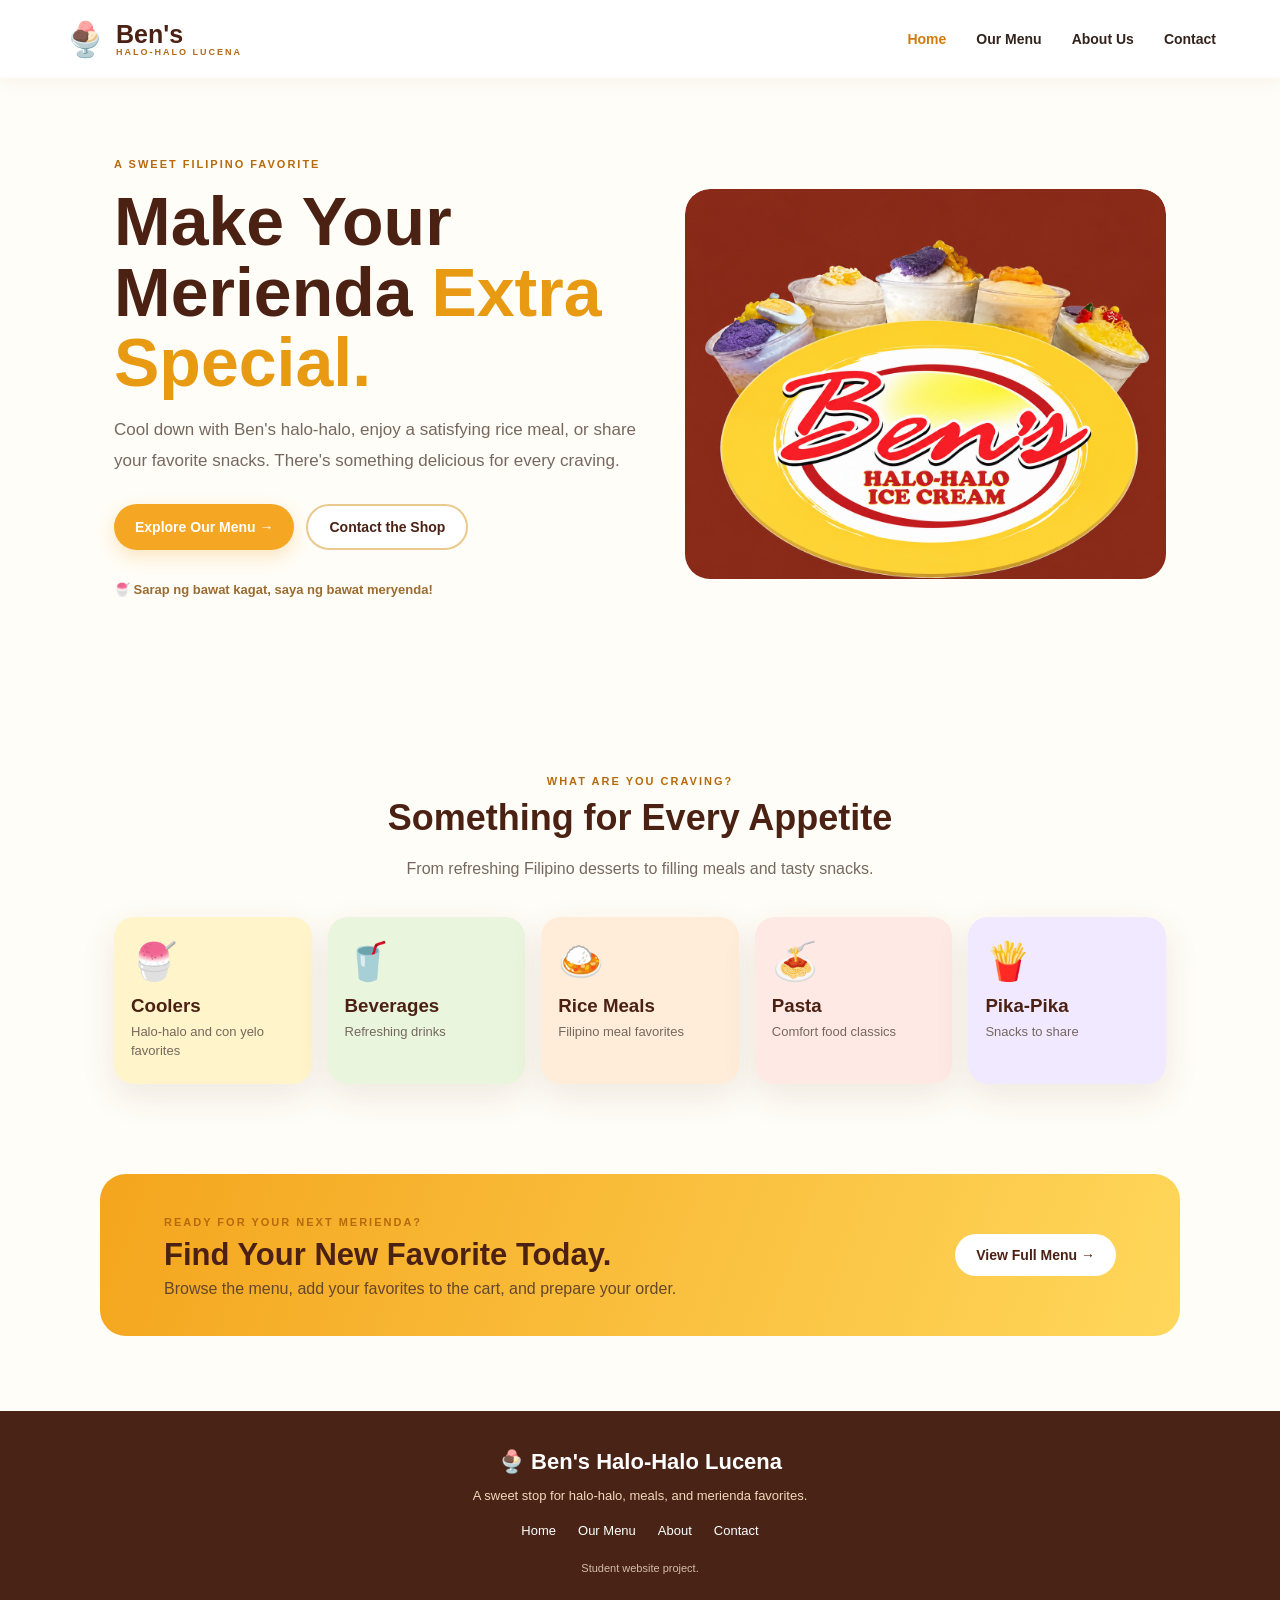
<file: index.html>
<!DOCTYPE html>
<html lang="en">
<head>
  <meta charset="UTF-8">
  <meta name="viewport" content="width=device-width, initial-scale=1.0">
  <title>Ben's Halo-Halo Lucena | Home</title>
  <link rel="stylesheet" href="style.css">
  <script src="script.js" defer></script>
</head>
<body>
  <header class="site-header">
    <a class="brand" href="index.html">
      <span class="brand-icon">🍨</span>
      <span>Ben's <small>HALO-HALO LUCENA</small></span>
    </a>

    <button class="nav-toggle" aria-label="Toggle navigation">☰</button>

    <nav class="nav-links">
      <a class="current" href="index.html">Home</a>
      <a href="products.html">Our Menu</a>
      <a href="about.html">About Us</a>
      <a href="contact.html">Contact</a>
    </nav>
  </header>

  <main>
    <section class="hero">
      <div class="hero-copy">
        <span class="eyebrow">A SWEET FILIPINO FAVORITE</span>
        <h1>Make Your Merienda <span>Extra Special.</span></h1>
        <p>
          Cool down with Ben's halo-halo, enjoy a satisfying rice meal,
          or share your favorite snacks. There's something delicious
          for every craving.
        </p>

        <div class="hero-actions">
          <a class="button button-primary" href="products.html">
            Explore Our Menu →
          </a>
          <a class="button button-outline" href="contact.html">
            Contact the Shop
          </a>
        </div>

        <p class="hero-note">
          🍧 Sarap ng bawat kagat, saya ng bawat meryenda!
        </p>
      </div>

      <div class="hero-art">
  <img src="Homepic.jpg" alt="Ben's Halo-Halo Lucena" class="hero-image">
</div>
    </section>

    <section class="section">
      <div class="section-heading">
        <span class="eyebrow">WHAT ARE YOU CRAVING?</span>
        <h2>Something for Every Appetite</h2>
        <p>From refreshing Filipino desserts to filling meals and tasty snacks.</p>
      </div>

      <div class="category-grid">
        <a class="category-tile tile-yellow" href="products.html#coolers">
          <span>🍧</span>
          <h3>Coolers</h3>
          <p>Halo-halo and con yelo favorites</p>
        </a>

        <a class="category-tile tile-green" href="products.html#beverages">
          <span>🥤</span>
          <h3>Beverages</h3>
          <p>Refreshing drinks</p>
        </a>

        <a class="category-tile tile-orange" href="products.html#rice-meals">
          <span>🍛</span>
          <h3>Rice Meals</h3>
          <p>Filipino meal favorites</p>
        </a>

        <a class="category-tile tile-pink" href="products.html#pasta">
          <span>🍝</span>
          <h3>Pasta</h3>
          <p>Comfort food classics</p>
        </a>

        <a class="category-tile tile-purple" href="products.html#pika-pika">
          <span>🍟</span>
          <h3>Pika-Pika</h3>
          <p>Snacks to share</p>
        </a>
      </div>
    </section>

    <section class="home-cta">
      <div>
        <span class="eyebrow">READY FOR YOUR NEXT MERIENDA?</span>
        <h2>Find Your New Favorite Today.</h2>
        <p>Browse the menu, add your favorites to the cart, and prepare your order.</p>
      </div>
      <a class="button button-light" href="products.html">View Full Menu →</a>
    </section>
  </main>

  <footer class="site-footer">
    <a class="footer-brand" href="index.html">🍨 Ben's Halo-Halo Lucena</a>
    <p>A sweet stop for halo-halo, meals, and merienda favorites.</p>
    <div class="footer-nav">
      <a href="index.html">Home</a>
      <a href="products.html">Our Menu</a>
      <a href="about.html">About</a>
      <a href="contact.html">Contact</a>
    </div>
    <small>Student website project.</small>
  </footer>
</body>
</html>
</file>
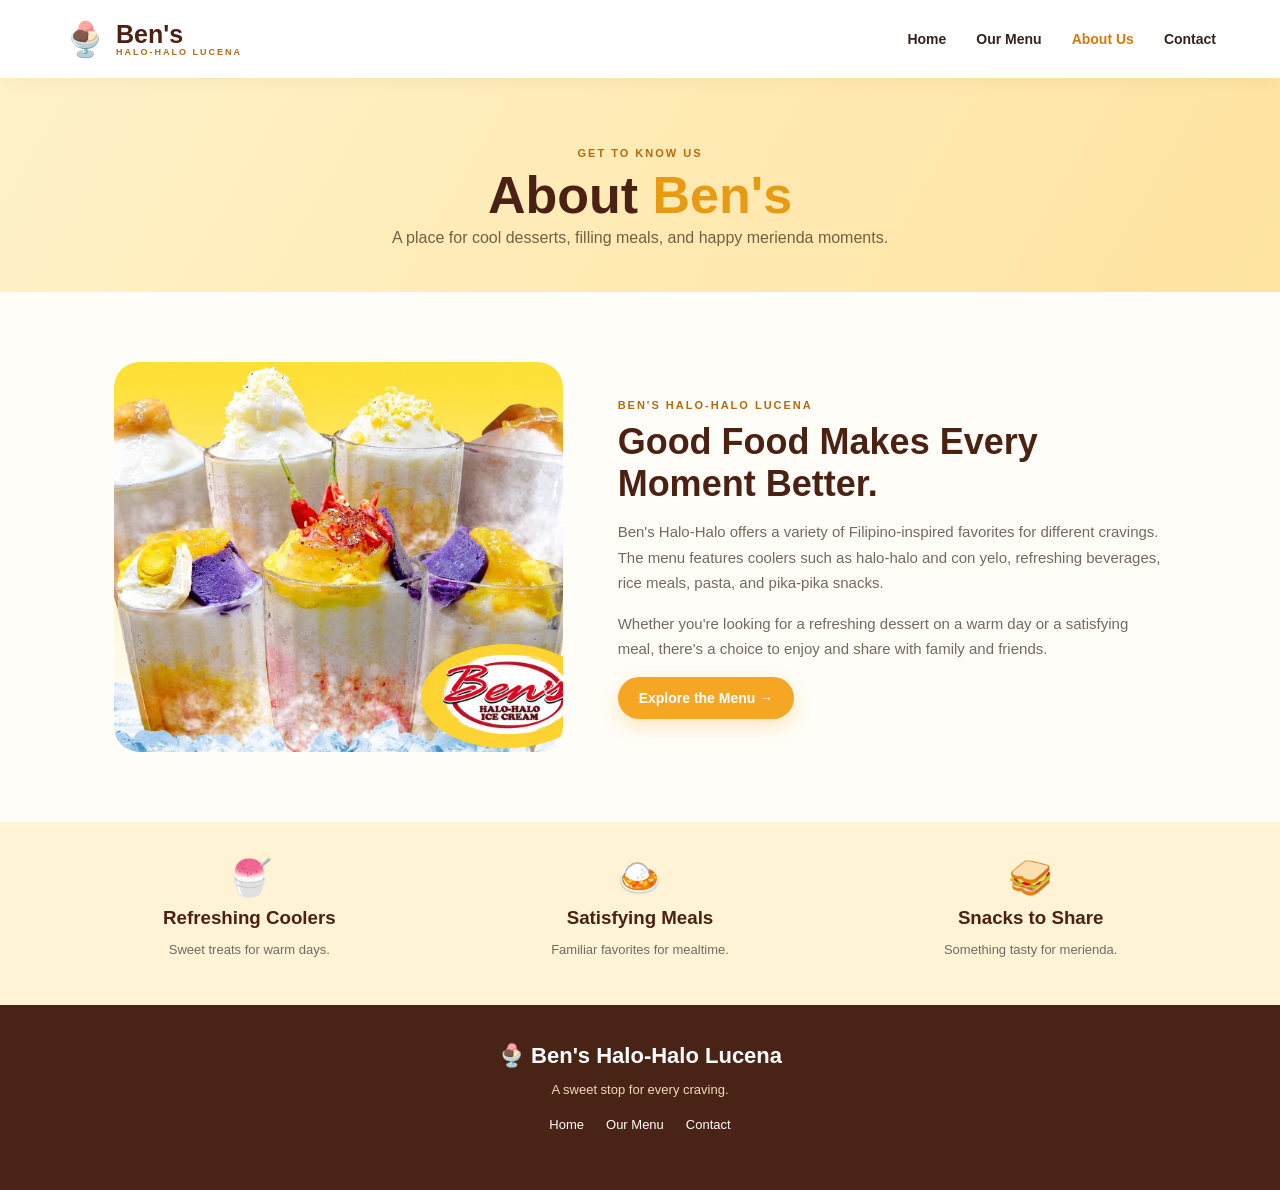
<file: about.html>
<!DOCTYPE html>
<html lang="en">
<head>
  <meta charset="UTF-8">
  <meta name="viewport" content="width=device-width, initial-scale=1.0">
  <title>About Us | Ben's Halo-Halo Lucena</title>
  <link rel="stylesheet" href="style.css">
  <script src="script.js" defer></script>
</head>
<body>
  <header class="site-header">
    <a class="brand" href="index.html">
      <span class="brand-icon">🍨</span>
      <span>Ben's <small>HALO-HALO LUCENA</small></span>
    </a>

    <button class="nav-toggle" aria-label="Toggle navigation">☰</button>

    <nav class="nav-links">
      <a href="index.html">Home</a>
      <a href="products.html">Our Menu</a>
      <a class="current" href="about.html">About Us</a>
      <a href="contact.html">Contact</a>
    </nav>
  </header>

  <main>
    <section class="page-banner">
      <span class="eyebrow">GET TO KNOW US</span>
      <h1>About <span>Ben's</span></h1>
      <p>A place for cool desserts, filling meals, and happy merienda moments.</p>
    </section>

    <section class="about-layout section">
      <div class="hero-art">
  <img src="halo.jpg.png" alt="Ben's Halo-Halo Lucena" class="hero-image">
</div>

      <div class="about-copy">
        <span class="eyebrow">BEN'S HALO-HALO LUCENA</span>
        <h2>Good Food Makes Every Moment Better.</h2>

        <p>
          Ben's Halo-Halo offers a variety of Filipino-inspired favorites
          for different cravings. The menu features coolers such as
          halo-halo and con yelo, refreshing beverages, rice meals,
          pasta, and pika-pika snacks.
        </p>

        <p>
          Whether you're looking for a refreshing dessert on a warm day
          or a satisfying meal, there's a choice to enjoy and share
          with family and friends.
        </p>

        <a class="button button-primary" href="products.html">
          Explore the Menu →
        </a>
      </div>
    </section>

    <section class="values-strip">
      <div>
        <span>🍧</span>
        <h3>Refreshing Coolers</h3>
        <p>Sweet treats for warm days.</p>
      </div>

      <div>
        <span>🍛</span>
        <h3>Satisfying Meals</h3>
        <p>Familiar favorites for mealtime.</p>
      </div>

      <div>
        <span>🥪</span>
        <h3>Snacks to Share</h3>
        <p>Something tasty for merienda.</p>
      </div>
    </section>
  </main>

  <footer class="site-footer">
    <a class="footer-brand" href="index.html">🍨 Ben's Halo-Halo Lucena</a>
    <p>A sweet stop for every craving.</p>
    <div class="footer-nav">
      <a href="index.html">Home</a>
      <a href="products.html">Our Menu</a>
      <a href="contact.html">Contact</a>
    </div>
  </footer>
</body>
</html>
</file>
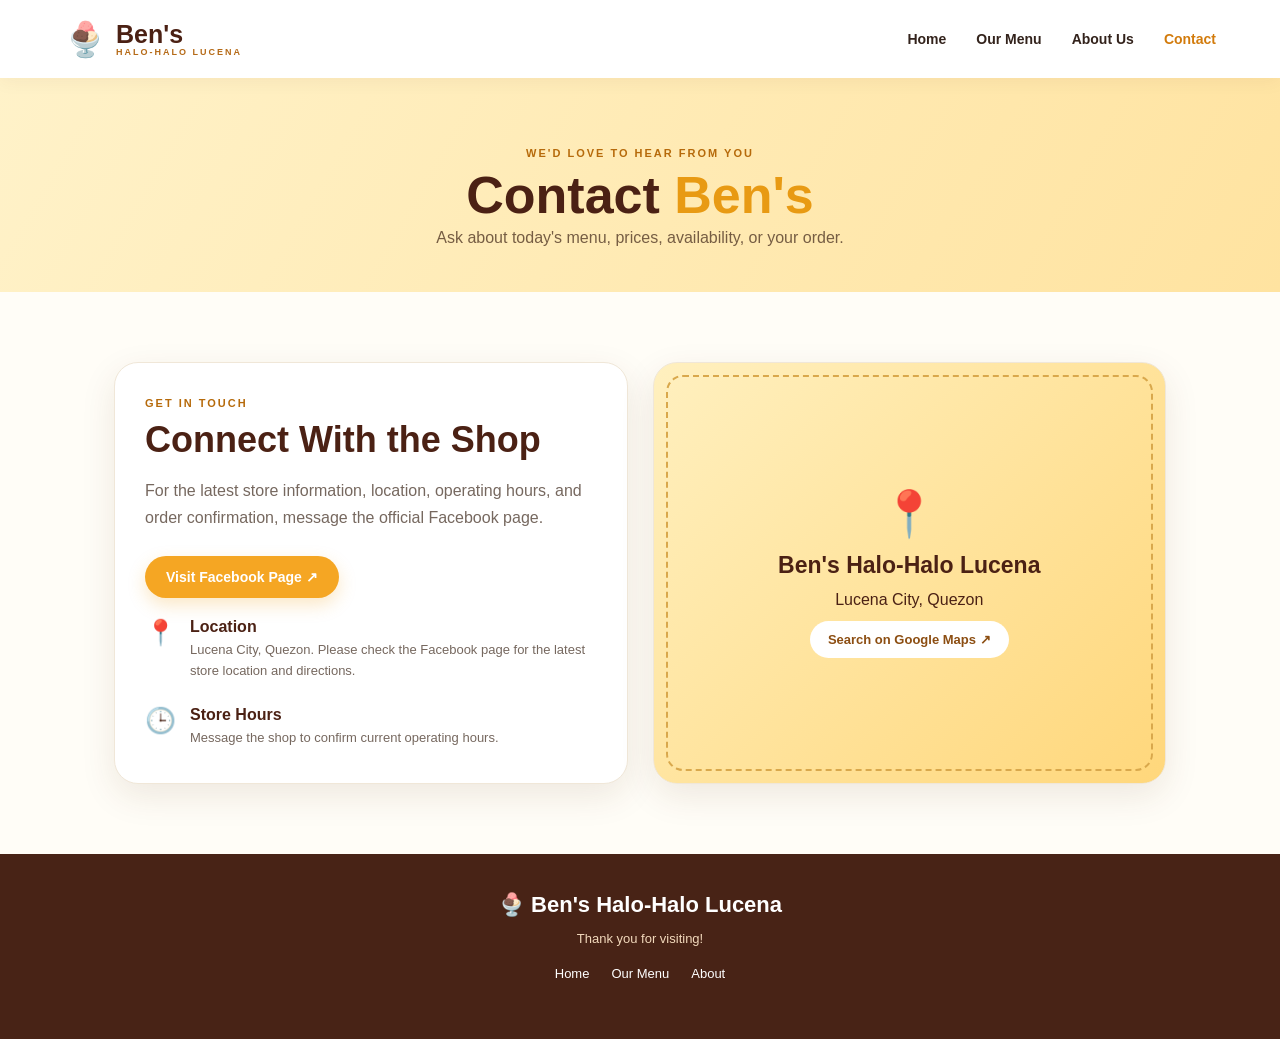
<file: contact.html>
<!DOCTYPE html>
<html lang="en">
<head>
  <meta charset="UTF-8">
  <meta name="viewport" content="width=device-width, initial-scale=1.0">
  <title>Contact Us | Ben's Halo-Halo Lucena</title>
  <link rel="stylesheet" href="style.css">
  <script src="script.js" defer></script>
</head>
<body>
  <header class="site-header">
    <a class="brand" href="index.html">
      <span class="brand-icon">🍨</span>
      <span>Ben's <small>HALO-HALO LUCENA</small></span>
    </a>

    <button class="nav-toggle" aria-label="Toggle navigation">☰</button>

    <nav class="nav-links">
      <a href="index.html">Home</a>
      <a href="products.html">Our Menu</a>
      <a href="about.html">About Us</a>
      <a class="current" href="contact.html">Contact</a>
    </nav>
  </header>

  <main>
    <section class="page-banner">
      <span class="eyebrow">WE'D LOVE TO HEAR FROM YOU</span>
      <h1>Contact <span>Ben's</span></h1>
      <p>Ask about today's menu, prices, availability, or your order.</p>
    </section>

    <section class="contact-layout section">
      <div class="contact-card">
        <span class="eyebrow">GET IN TOUCH</span>
        <h2>Connect With the Shop</h2>

        <p>
          For the latest store information, location, operating hours,
          and order confirmation, message the official Facebook page.
        </p>

        <a class="button button-primary"
          href="https://www.facebook.com/profile.php?id=100064139493546"
          target="_blank" rel="noopener">
          Visit Facebook Page ↗
        </a>

        <div class="contact-detail">
          <span>📍</span>
          <div>
            <strong>Location</strong>
            <p>
              Lucena City, Quezon. Please check the Facebook page
              for the latest store location and directions.
            </p>
          </div>
        </div>

        <div class="contact-detail">
          <span>🕒</span>
          <div>
            <strong>Store Hours</strong>
            <p>Message the shop to confirm current operating hours.</p>
          </div>
        </div>
      </div>

      <div class="map-card">
        <div class="map-placeholder">
          <span>📍</span>
          <strong>Ben's Halo-Halo Lucena</strong>
          <span>Lucena City, Quezon</span>
          <a href="https://www.google.com/maps/search/?api=1&query=Ben%27s+Halo-Halo+Lucena"
            target="_blank" rel="noopener">
            Search on Google Maps ↗
          </a>
        </div>
      </div>
    </section>
  </main>

  <footer class="site-footer">
    <a class="footer-brand" href="index.html">🍨 Ben's Halo-Halo Lucena</a>
    <p>Thank you for visiting!</p>
    <div class="footer-nav">
      <a href="index.html">Home</a>
      <a href="products.html">Our Menu</a>
      <a href="about.html">About</a>
    </div>
  </footer>
</body>
</html>
</file>
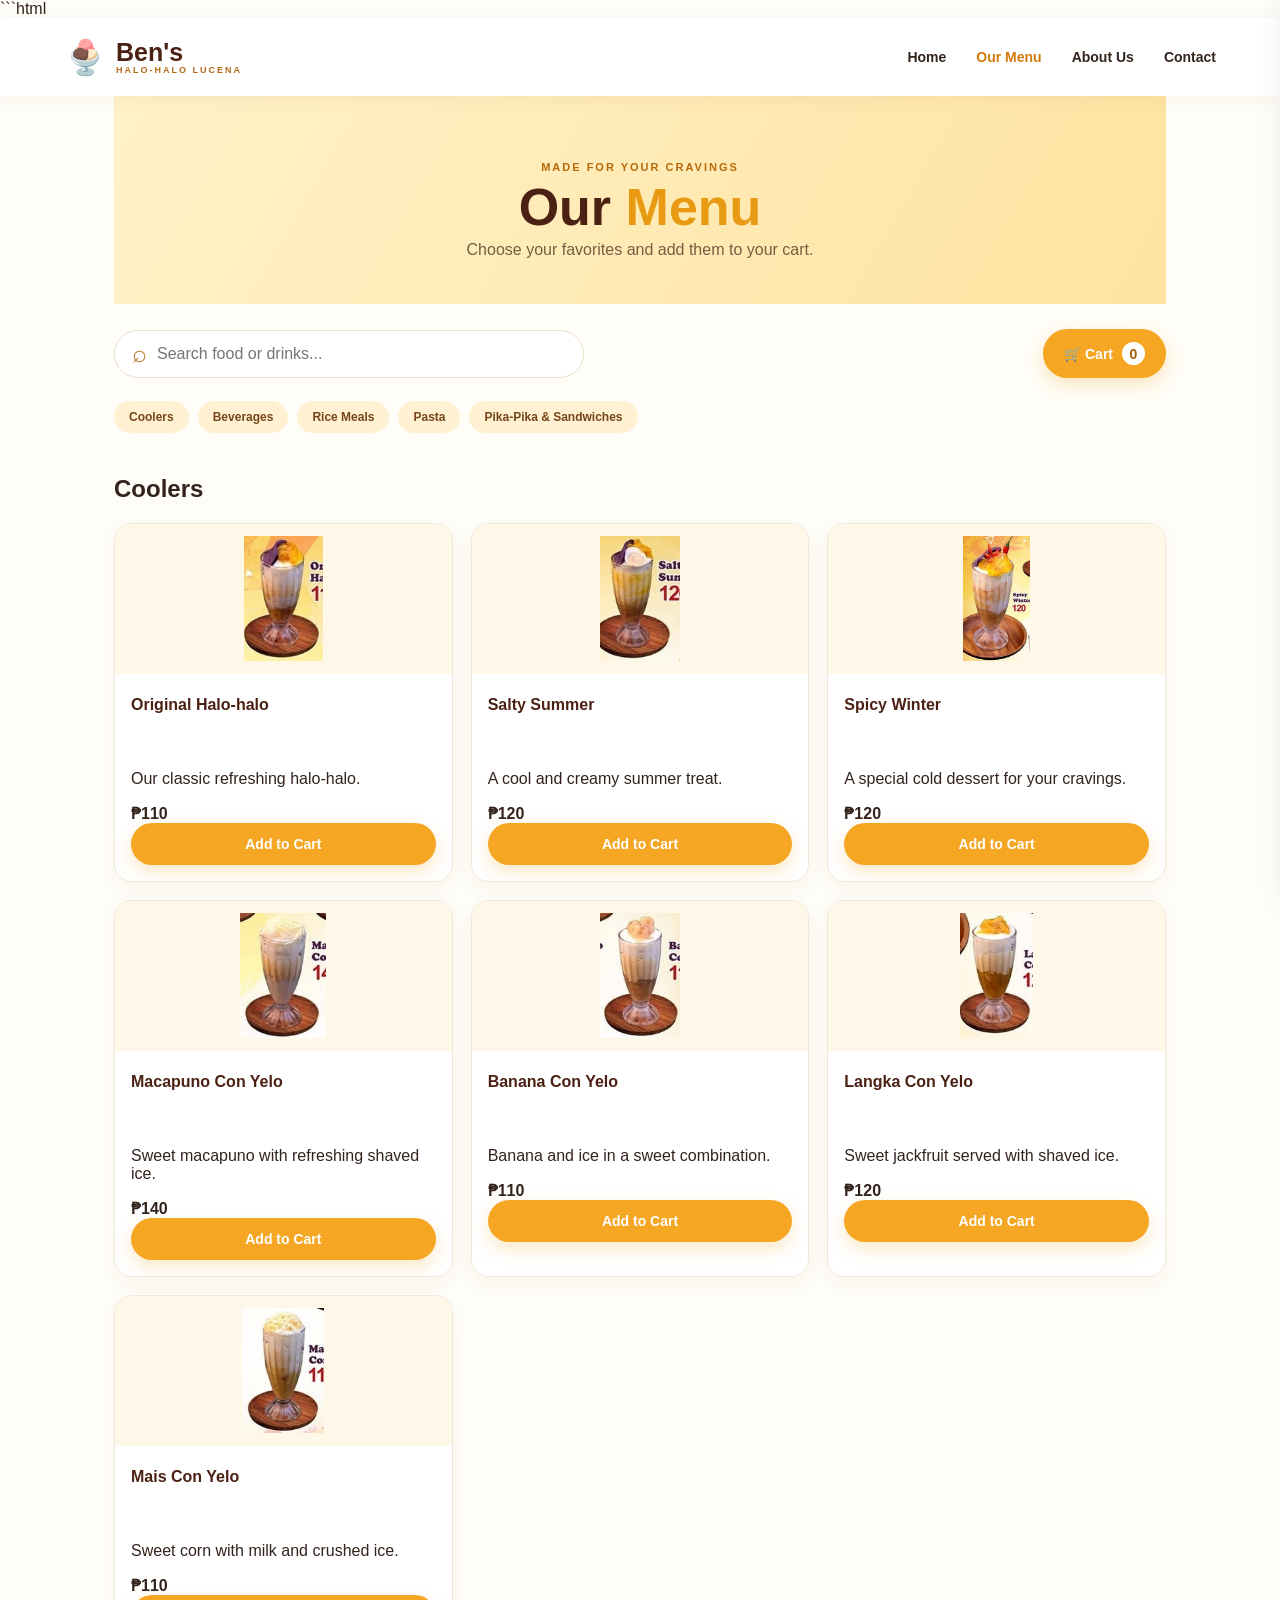
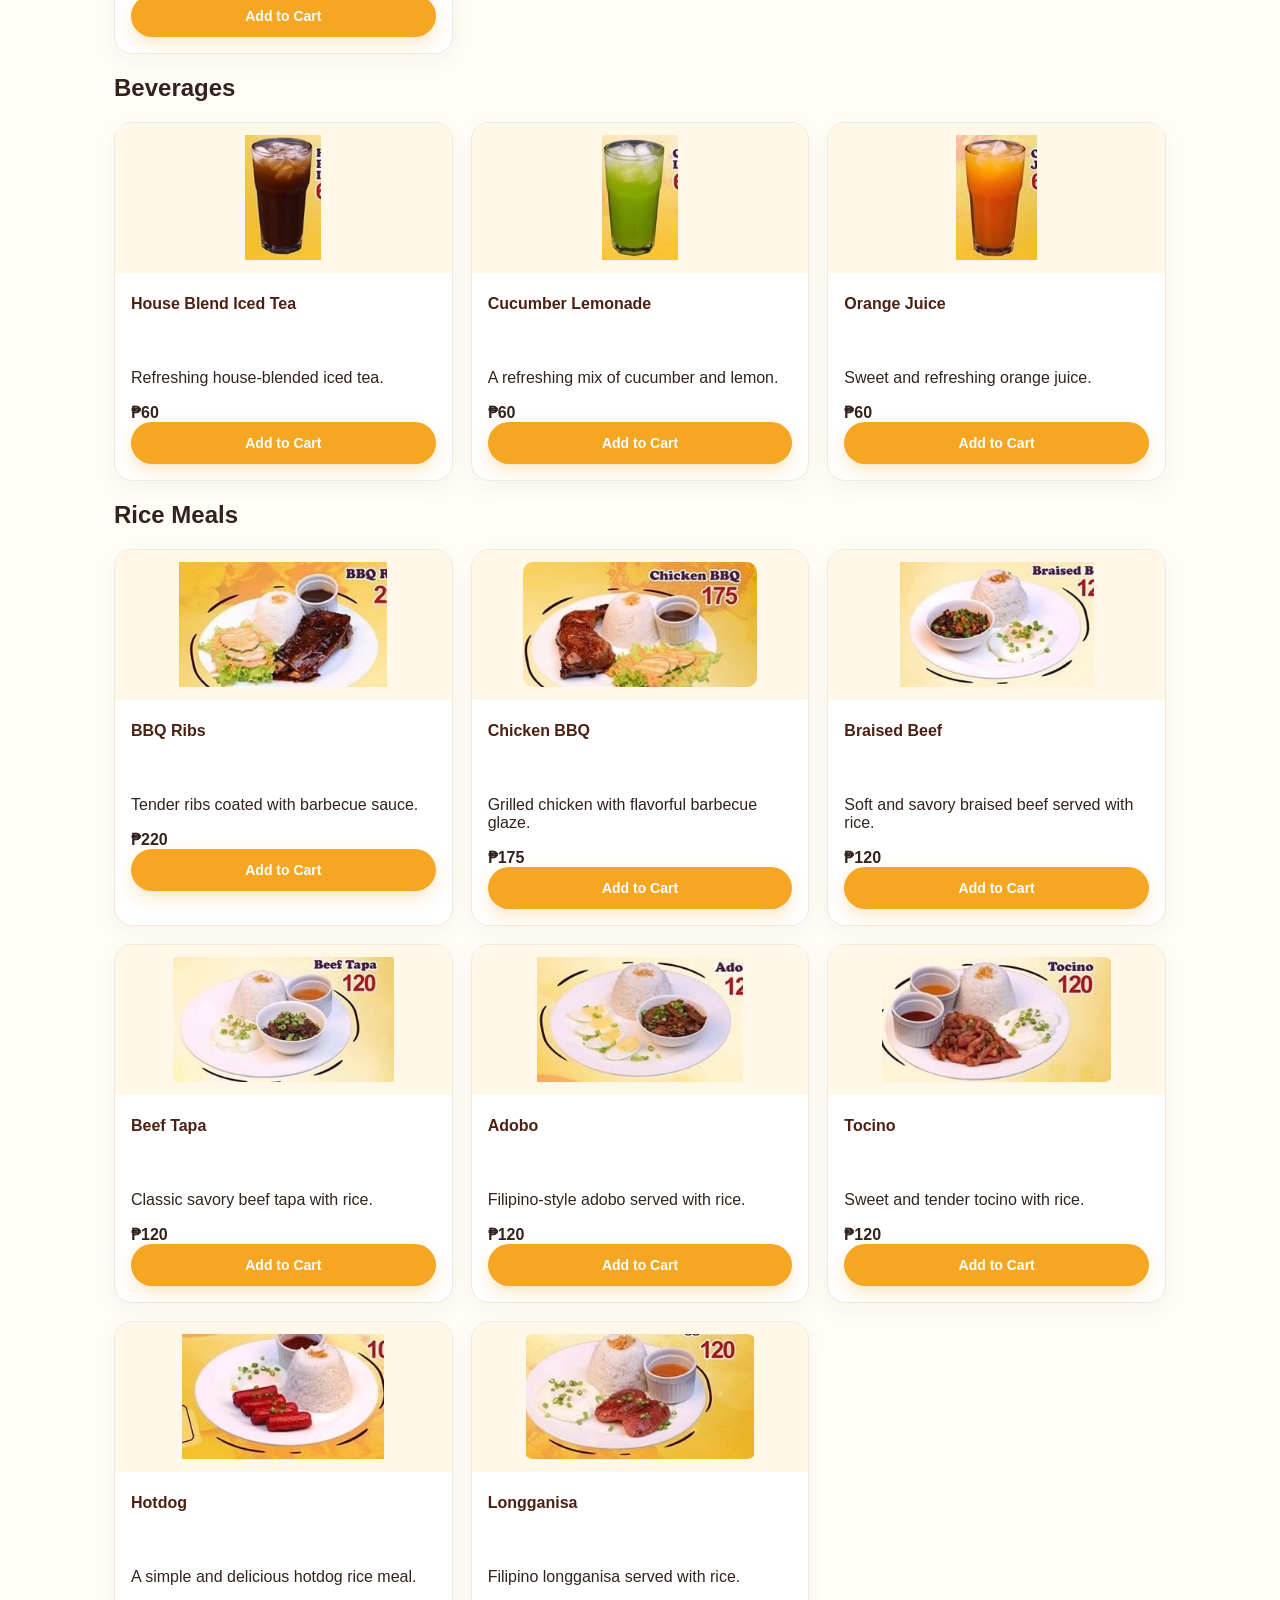
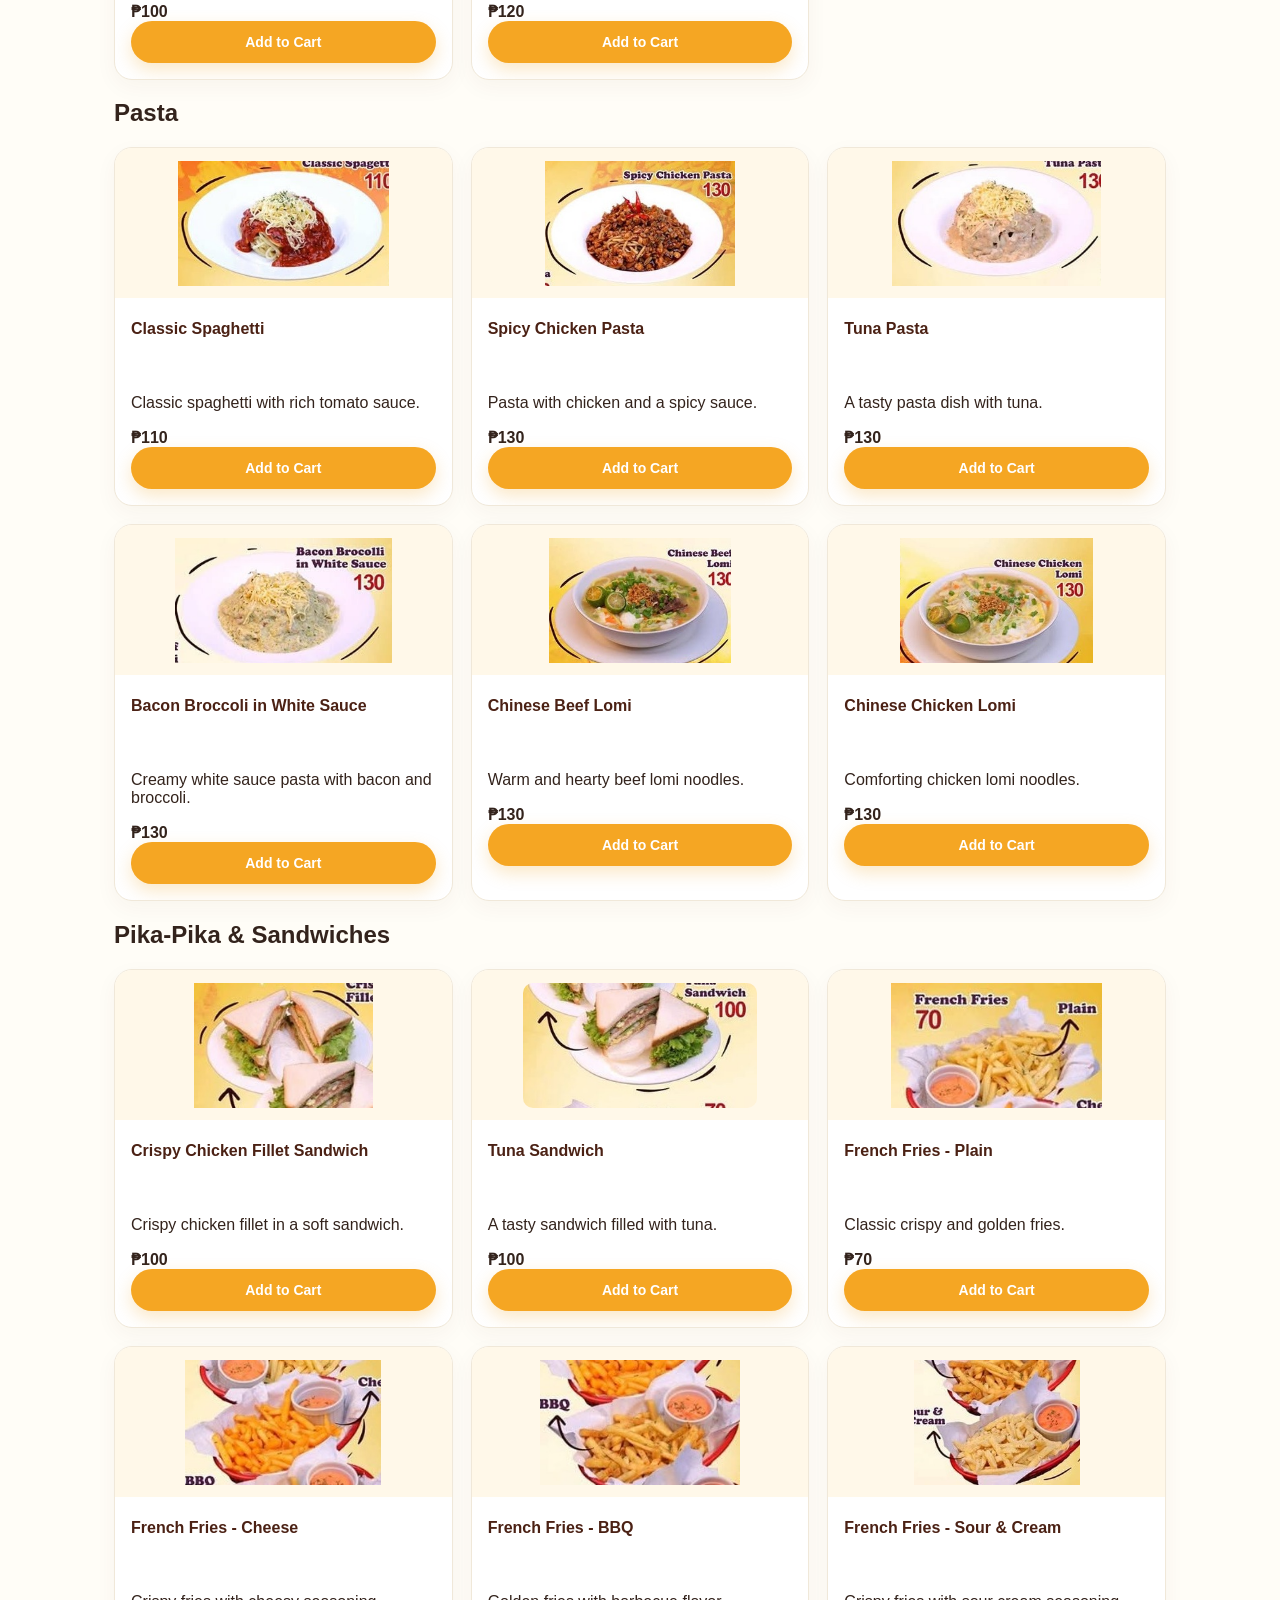
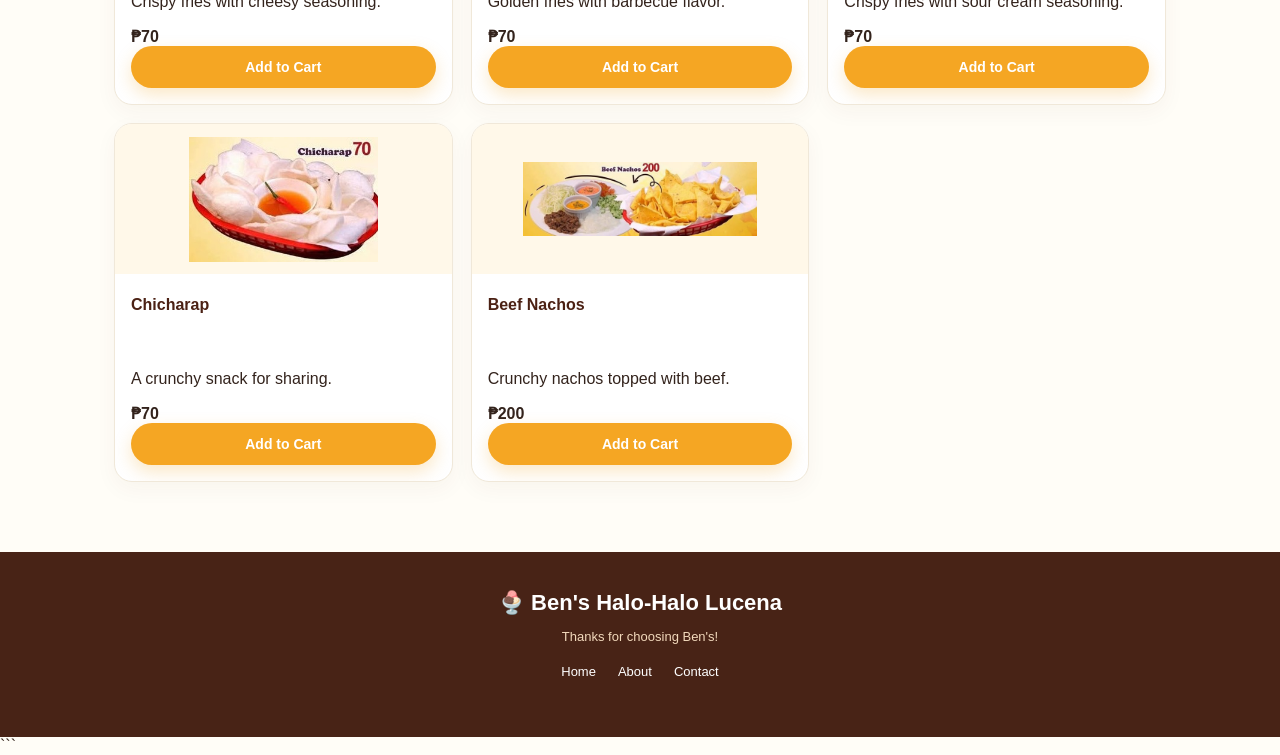
<file: products.html>
```html
<!DOCTYPE html>
<html lang="en">
<head>
  <meta charset="UTF-8">
  <meta name="viewport" content="width=device-width, initial-scale=1.0">
  <title>Our Menu | Ben's Halo-Halo Lucena</title>
  <link rel="stylesheet" href="style.css">
  <script src="script.js" defer></script>
</head>
<body>

<header class="site-header">
  <a class="brand" href="index.html">
    <span class="brand-icon">🍨</span>
    <span>Ben's <small>HALO-HALO LUCENA</small></span>
  </a>

  <button class="nav-toggle" aria-label="Toggle navigation">☰</button>

  <nav class="nav-links">
    <a href="index.html">Home</a>
    <a class="current" href="products.html">Our Menu</a>
    <a href="about.html">About Us</a>
    <a href="contact.html">Contact</a>
  </nav>
</header>

<main class="menu-main">

  <section class="page-banner">
    <span class="eyebrow">MADE FOR YOUR CRAVINGS</span>
    <h1>Our <span>Menu</span></h1>
    <p>Choose your favorites and add them to your cart.</p>
  </section>

  <section class="menu-tools">
    <label class="search-wrap">
      <span>⌕</span>
      <input id="menuSearch" type="search"
        placeholder="Search food or drinks..."
        aria-label="Search menu">
    </label>

    <button class="button button-primary cart-open"
      id="openCart" type="button">
      🛒 Cart <span class="cart-count" id="cartCount">0</span>
    </button>
  </section>

  <nav class="category-tabs">
    <a href="#coolers">Coolers</a>
    <a href="#beverages">Beverages</a>
    <a href="#rice-meals">Rice Meals</a>
    <a href="#pasta">Pasta</a>
    <a href="#pika-pika">Pika-Pika & Sandwiches</a>
  </nav>

  <!-- COOLERS -->
  <section class="menu-category" id="coolers">
    <h2>Coolers</h2>
    <div class="product-grid">

      <article class="product-card" data-name="Original Halo-halo">
        <div class="product-art">
          <img src="original-halo-halo.jpg" alt="Original Halo-halo">
        </div>
        <div class="product-info">
          <h3>Original Halo-halo</h3>
          <p>Our classic refreshing halo-halo.</p>
          <strong>₱110</strong>
          <button class="button button-primary add-to-cart" data-id="1">Add to Cart</button>
        </div>
      </article>

      <article class="product-card" data-name="Salty Summer">
        <div class="product-art">
          <img src="salty-summer.jpg" alt="Salty Summer">
        </div>
        <div class="product-info">
          <h3>Salty Summer</h3>
          <p>A cool and creamy summer treat.</p>
          <strong>₱120</strong>
          <button class="button button-primary add-to-cart" data-id="2">Add to Cart</button>
        </div>
      </article>

      <article class="product-card" data-name="Spicy Winter">
        <div class="product-art">
          <img src="spicy-winter.jpg" alt="Spicy Winter">
        </div>
        <div class="product-info">
          <h3>Spicy Winter</h3>
          <p>A special cold dessert for your cravings.</p>
          <strong>₱120</strong>
          <button class="button button-primary add-to-cart" data-id="3">Add to Cart</button>
        </div>
      </article>

      <article class="product-card" data-name="Macapuno Con Yelo">
        <div class="product-art">
          <img src="macapuno-con-yelo.jpg" alt="Macapuno Con Yelo">
        </div>
        <div class="product-info">
          <h3>Macapuno Con Yelo</h3>
          <p>Sweet macapuno with refreshing shaved ice.</p>
          <strong>₱140</strong>
          <button class="button button-primary add-to-cart" data-id="4">Add to Cart</button>
        </div>
      </article>

      <article class="product-card" data-name="Banana Con Yelo">
        <div class="product-art">
          <img src="banana-con-yelo.jpg" alt="Banana Con Yelo">
        </div>
        <div class="product-info">
          <h3>Banana Con Yelo</h3>
          <p>Banana and ice in a sweet combination.</p>
          <strong>₱110</strong>
          <button class="button button-primary add-to-cart" data-id="5">Add to Cart</button>
        </div>
      </article>

      <article class="product-card" data-name="Langka Con Yelo">
        <div class="product-art">
          <img src="langka-con-yelo.jpg" alt="Langka Con Yelo">
        </div>
        <div class="product-info">
          <h3>Langka Con Yelo</h3>
          <p>Sweet jackfruit served with shaved ice.</p>
          <strong>₱120</strong>
          <button class="button button-primary add-to-cart" data-id="6">Add to Cart</button>
        </div>
      </article>

      <article class="product-card" data-name="Mais Con Yelo">
        <div class="product-art">
          <img src="mais-con-yelo.jpg" alt="Mais Con Yelo">
        </div>
        <div class="product-info">
          <h3>Mais Con Yelo</h3>
          <p>Sweet corn with milk and crushed ice.</p>
          <strong>₱110</strong>
          <button class="button button-primary add-to-cart" data-id="7">Add to Cart</button>
        </div>
      </article>

    </div>
  </section>

  <!-- BEVERAGES -->
  <section class="menu-category" id="beverages">
    <h2>Beverages</h2>
    <div class="product-grid">

      <article class="product-card" data-name="House Blend Iced Tea">
        <div class="product-art">
          <img src="house-blend-iced-tea.jpg" alt="House Blend Iced Tea">
        </div>
        <div class="product-info">
          <h3>House Blend Iced Tea</h3>
          <p>Refreshing house-blended iced tea.</p>
          <strong>₱60</strong>
          <button class="button button-primary add-to-cart" data-id="8">Add to Cart</button>
        </div>
      </article>

      <article class="product-card" data-name="Cucumber Lemonade">
        <div class="product-art">
          <img src="cucumber-lemonade.jpg" alt="Cucumber Lemonade">
        </div>
        <div class="product-info">
          <h3>Cucumber Lemonade</h3>
          <p>A refreshing mix of cucumber and lemon.</p>
          <strong>₱60</strong>
          <button class="button button-primary add-to-cart" data-id="9">Add to Cart</button>
        </div>
      </article>

      <article class="product-card" data-name="Orange Juice">
        <div class="product-art">
          <img src="orange-juice.jpg" alt="Orange Juice">
        </div>
        <div class="product-info">
          <h3>Orange Juice</h3>
          <p>Sweet and refreshing orange juice.</p>
          <strong>₱60</strong>
          <button class="button button-primary add-to-cart" data-id="10">Add to Cart</button>
        </div>
      </article>

    </div>
  </section>

  <!-- RICE MEALS -->
  <section class="menu-category" id="rice-meals">
    <h2>Rice Meals</h2>
    <div class="product-grid">

      <article class="product-card" data-name="BBQ Ribs">
        <div class="product-art">
          <img src="bbq-ribs.jpg" alt="BBQ Ribs">
        </div>
        <div class="product-info">
          <h3>BBQ Ribs</h3>
          <p>Tender ribs coated with barbecue sauce.</p>
          <strong>₱220</strong>
          <button class="button button-primary add-to-cart" data-id="11">Add to Cart</button>
        </div>
      </article>

      <article class="product-card" data-name="Chicken BBQ">
        <div class="product-art">
          <img src="chicken-bbq.jpg" alt="Chicken BBQ">
        </div>
        <div class="product-info">
          <h3>Chicken BBQ</h3>
          <p>Grilled chicken with flavorful barbecue glaze.</p>
          <strong>₱175</strong>
          <button class="button button-primary add-to-cart" data-id="12">Add to Cart</button>
        </div>
      </article>

      <article class="product-card" data-name="Braised Beef">
        <div class="product-art">
          <img src="braised-beef.jpg" alt="Braised Beef">
        </div>
        <div class="product-info">
          <h3>Braised Beef</h3>
          <p>Soft and savory braised beef served with rice.</p>
          <strong>₱120</strong>
          <button class="button button-primary add-to-cart" data-id="13">Add to Cart</button>
        </div>
      </article>

      <article class="product-card" data-name="Beef Tapa">
        <div class="product-art">
          <img src="beef-tapa.jpg" alt="Beef Tapa">
        </div>
        <div class="product-info">
          <h3>Beef Tapa</h3>
          <p>Classic savory beef tapa with rice.</p>
          <strong>₱120</strong>
          <button class="button button-primary add-to-cart" data-id="14">Add to Cart</button>
        </div>
      </article>

      <article class="product-card" data-name="Adobo">
        <div class="product-art">
          <img src="adobo.jpg" alt="Adobo">
        </div>
        <div class="product-info">
          <h3>Adobo</h3>
          <p>Filipino-style adobo served with rice.</p>
          <strong>₱120</strong>
          <button class="button button-primary add-to-cart" data-id="15">Add to Cart</button>
        </div>
      </article>

      <article class="product-card" data-name="Tocino">
        <div class="product-art">
          <img src="tocino.jpg" alt="Tocino">
        </div>
        <div class="product-info">
          <h3>Tocino</h3>
          <p>Sweet and tender tocino with rice.</p>
          <strong>₱120</strong>
          <button class="button button-primary add-to-cart" data-id="16">Add to Cart</button>
        </div>
      </article>

      <article class="product-card" data-name="Hotdog">
        <div class="product-art">
          <img src="hotdog.jpg" alt="Hotdog">
        </div>
        <div class="product-info">
          <h3>Hotdog</h3>
          <p>A simple and delicious hotdog rice meal.</p>
          <strong>₱100</strong>
          <button class="button button-primary add-to-cart" data-id="17">Add to Cart</button>
        </div>
      </article>

      <article class="product-card" data-name="Longganisa">
        <div class="product-art">
          <img src="longganisa.jpg" alt="Longganisa">
        </div>
        <div class="product-info">
          <h3>Longganisa</h3>
          <p>Filipino longganisa served with rice.</p>
          <strong>₱120</strong>
          <button class="button button-primary add-to-cart" data-id="18">Add to Cart</button>
        </div>
      </article>

    </div>
  </section>

  <!-- PASTA -->
  <section class="menu-category" id="pasta">
    <h2>Pasta</h2>
    <div class="product-grid">

      <article class="product-card" data-name="Classic Spaghetti">
        <div class="product-art">
          <img src="classic-spaghetti.jpg" alt="Classic Spaghetti">
        </div>
        <div class="product-info">
          <h3>Classic Spaghetti</h3>
          <p>Classic spaghetti with rich tomato sauce.</p>
          <strong>₱110</strong>
          <button class="button button-primary add-to-cart" data-id="19">Add to Cart</button>
        </div>
      </article>

      <article class="product-card" data-name="Spicy Chicken Pasta">
        <div class="product-art">
          <img src="spicy-chicken-pasta.jpg" alt="Spicy Chicken Pasta">
        </div>
        <div class="product-info">
          <h3>Spicy Chicken Pasta</h3>
          <p>Pasta with chicken and a spicy sauce.</p>
          <strong>₱130</strong>
          <button class="button button-primary add-to-cart" data-id="20">Add to Cart</button>
        </div>
      </article>

      <article class="product-card" data-name="Tuna Pasta">
        <div class="product-art">
          <img src="tuna-pasta.jpg" alt="Tuna Pasta">
        </div>
        <div class="product-info">
          <h3>Tuna Pasta</h3>
          <p>A tasty pasta dish with tuna.</p>
          <strong>₱130</strong>
          <button class="button button-primary add-to-cart" data-id="21">Add to Cart</button>
        </div>
      </article>

      <article class="product-card" data-name="Bacon Broccoli in White Sauce">
        <div class="product-art">
          <img src="bacon-broccoli-white-sauce.jpg" alt="Bacon Broccoli in White Sauce">
        </div>
        <div class="product-info">
          <h3>Bacon Broccoli in White Sauce</h3>
          <p>Creamy white sauce pasta with bacon and broccoli.</p>
          <strong>₱130</strong>
          <button class="button button-primary add-to-cart" data-id="22">Add to Cart</button>
        </div>
      </article>

      <article class="product-card" data-name="Chinese Beef Lomi">
        <div class="product-art">
          <img src="chinese-beef-lomi.jpg" alt="Chinese Beef Lomi">
        </div>
        <div class="product-info">
          <h3>Chinese Beef Lomi</h3>
          <p>Warm and hearty beef lomi noodles.</p>
          <strong>₱130</strong>
          <button class="button button-primary add-to-cart" data-id="23">Add to Cart</button>
        </div>
      </article>

      <article class="product-card" data-name="Chinese Chicken Lomi">
        <div class="product-art">
          <img src="chinese-chicken-lomi.jpg" alt="Chinese Chicken Lomi">
        </div>
        <div class="product-info">
          <h3>Chinese Chicken Lomi</h3>
          <p>Comforting chicken lomi noodles.</p>
          <strong>₱130</strong>
          <button class="button button-primary add-to-cart" data-id="24">Add to Cart</button>
        </div>
      </article>

    </div>
  </section>

  <!-- PIKA-PIKA AND SANDWICHES -->
  <section class="menu-category" id="pika-pika">
    <h2>Pika-Pika & Sandwiches</h2>
    <div class="product-grid">

      <article class="product-card" data-name="Crispy Chicken Fillet Sandwich">
        <div class="product-art">
          <img src="crispy-chicken-fillet-sandwich.jpg" alt="Crispy Chicken Fillet Sandwich">
        </div>
        <div class="product-info">
          <h3>Crispy Chicken Fillet Sandwich</h3>
          <p>Crispy chicken fillet in a soft sandwich.</p>
          <strong>₱100</strong>
          <button class="button button-primary add-to-cart" data-id="25">Add to Cart</button>
        </div>
      </article>

      <article class="product-card" data-name="Tuna Sandwich">
        <div class="product-art">
          <img src="tuna-sandwich.jpg" alt="Tuna Sandwich">
        </div>
        <div class="product-info">
          <h3>Tuna Sandwich</h3>
          <p>A tasty sandwich filled with tuna.</p>
          <strong>₱100</strong>
          <button class="button button-primary add-to-cart" data-id="26">Add to Cart</button>
        </div>
      </article>

      <article class="product-card" data-name="French Fries Plain">
        <div class="product-art">
          <img src="french-fries-plain.jpg" alt="French Fries Plain">
        </div>
        <div class="product-info">
          <h3>French Fries - Plain</h3>
          <p>Classic crispy and golden fries.</p>
          <strong>₱70</strong>
          <button class="button button-primary add-to-cart" data-id="27">Add to Cart</button>
        </div>
      </article>

      <article class="product-card" data-name="French Fries Cheese">
        <div class="product-art">
          <img src="french-fries-cheese.jpg" alt="French Fries Cheese">
        </div>
        <div class="product-info">
          <h3>French Fries - Cheese</h3>
          <p>Crispy fries with cheesy seasoning.</p>
          <strong>₱70</strong>
          <button class="button button-primary add-to-cart" data-id="28">Add to Cart</button>
        </div>
      </article>

      <article class="product-card" data-name="French Fries BBQ">
        <div class="product-art">
          <img src="french-fries-bbq.jpg" alt="French Fries BBQ">
        </div>
        <div class="product-info">
          <h3>French Fries - BBQ</h3>
          <p>Golden fries with barbecue flavor.</p>
          <strong>₱70</strong>
          <button class="button button-primary add-to-cart" data-id="29">Add to Cart</button>
        </div>
      </article>

      <article class="product-card" data-name="French Fries Sour and Cream">
        <div class="product-art">
          <img src="french-fries-sour-cream.jpg" alt="French Fries Sour and Cream">
        </div>
        <div class="product-info">
          <h3>French Fries - Sour & Cream</h3>
          <p>Crispy fries with sour cream seasoning.</p>
          <strong>₱70</strong>
          <button class="button button-primary add-to-cart" data-id="30">Add to Cart</button>
        </div>
      </article>

      <article class="product-card" data-name="Chicharap">
        <div class="product-art">
          <img src="chicharap.jpg" alt="Chicharap">
        </div>
        <div class="product-info">
          <h3>Chicharap</h3>
          <p>A crunchy snack for sharing.</p>
          <strong>₱70</strong>
          <button class="button button-primary add-to-cart" data-id="31">Add to Cart</button>
        </div>
      </article>

      <article class="product-card" data-name="Beef Nachos">
        <div class="product-art">
          <img src="beef-nachos.jpg" alt="Beef Nachos">
        </div>
        <div class="product-info">
          <h3>Beef Nachos</h3>
          <p>Crunchy nachos topped with beef.</p>
          <strong>₱200</strong>
          <button class="button button-primary add-to-cart" data-id="32">Add to Cart</button>
        </div>
      </article>

    </div>
  </section>

  <p id="noResults" class="empty-message" hidden>
    No menu items found. Try another search.
  </p>

</main>

<!-- CART BACKDROP -->
<div class="cart-backdrop" id="cartBackdrop"></div>

<!-- SHOPPING CART -->
<aside class="cart-panel" id="cartPanel" aria-label="Shopping cart">

  <div class="cart-heading">
    <div>
      <span class="eyebrow">YOUR ORDER</span>
      <h2>Shopping Cart</h2>
    </div>
    <button id="closeCart" class="icon-button" type="button"
      aria-label="Close cart">×</button>
  </div>

  <div id="cartItems" class="cart-items">
    <p class="empty-cart">Your cart is empty. Add something delicious!</p>
  </div>

  <div class="cart-summary">
    <div class="subtotal-line">
      <span>Subtotal</span>
      <strong id="cartSubtotal">₱0.00</strong>
    </div>

    <p class="cart-hint">
      Please confirm item availability and your order with the shop.
    </p>

    <button class="button button-primary checkout-button"
      id="checkoutButton" type="button">
      Prepare Order
    </button>

    <button class="text-button" id="clearCart" type="button">
      Clear cart
    </button>

    <p id="checkoutMessage" class="checkout-message"
      aria-live="polite"></p>
  </div>

</aside>

<footer class="site-footer">
  <a class="footer-brand" href="index.html">
    🍨 Ben's Halo-Halo Lucena
  </a>
  <p>Thanks for choosing Ben's!</p>

  <div class="footer-nav">
    <a href="index.html">Home</a>
    <a href="about.html">About</a>
    <a href="contact.html">Contact</a>
  </div>
</footer>

</body>
</html>
```
</file>
<file: style.css>
:root {
  --orange: #f5a623;
  --yellow: #ffd44f;
  --brown: #4b2114;
  --cream: #fff9e9;
  --ink: #33231c;
  --muted: #76685f;
  --white: #fff;
  --shadow: 0 12px 35px rgba(84,48,15,.10);
}

* {
  box-sizing: border-box;
}

html {
  scroll-behavior: smooth;
  scroll-padding-top: 100px;
}

body {
  margin: 0;
  background: #fffdf7;
  color: var(--ink);
  font-family: 'Nunito', Arial, sans-serif;
}

a {
  color: inherit;
  text-decoration: none;
}

button,
input {
  font: inherit;
}

/* HEADER */

.site-header {
  height: 78px;
  padding: 0 5%;
  display: flex;
  align-items: center;
  justify-content: space-between;
  background: #fff;
  position: sticky;
  top: 0;
  z-index: 20;
  box-shadow: 0 3px 18px #4b21140d;
}

.brand {
  display: flex;
  align-items: center;
  gap: 10px;
  font-family: 'Baloo 2', sans-serif;
  font-size: 25px;
  font-weight: 800;
  color: var(--brown);
  line-height: 1;
}

.brand-icon {
  font-size: 34px;
}

.brand small {
  display: block;
  font: 800 9px 'Nunito', sans-serif;
  letter-spacing: 2px;
  color: #b56a17;
}

.nav-links {
  display: flex;
  align-items: center;
  gap: 30px;
  font-size: 14px;
  font-weight: 800;
}

.nav-links a {
  padding: 10px 0;
}

.nav-links a:hover,
.nav-links a.current {
  color: #d27b0c;
}

.nav-toggle {
  display: none;
  border: 0;
  background: var(--cream);
  border-radius: 10px;
  padding: 8px 12px;
  font-size: 22px;
  cursor: pointer;
}

/* BUTTONS */

.button {
  display: inline-flex;
  align-items: center;
  justify-content: center;
  gap: 9px;
  padding: 13px 21px;
  border-radius: 30px;
  border: 0;
  font-weight: 900;
  font-size: 14px;
  cursor: pointer;
  transition: .2s;
}

.button:hover,
.add-button:hover {
  transform: translateY(-2px);
}

.button-primary {
  background: var(--orange);
  color: #fff;
  box-shadow: 0 7px 17px #efa51e40;
}

.button-outline {
  border: 2px solid #e9c98e;
  color: var(--brown);
  background: #fff;
}

.button-light {
  background: #fff;
  color: var(--brown);
}

/* HOME HERO */

.hero {
  max-width: 1180px;
  margin: auto;
  padding: 76px 5% 86px;
  display: grid;
  grid-template-columns: 1.05fr .95fr;
  align-items: center;
  gap: 40px;
  min-height: 550px;
}

.eyebrow {
  display: inline-block;
  color: #b66a0b;
  font-size: 11px;
  font-weight: 900;
  letter-spacing: 2px;
}

.hero h1,
.page-banner h1 {
  font: 800 clamp(42px, 6vw, 68px)/1.04 'Baloo 2', sans-serif;
  color: var(--brown);
  margin: 14px 0;
}

.hero h1 span,
.page-banner h1 span {
  color: #e89a13;
}

.hero-copy > p {
  max-width: 560px;
  color: var(--muted);
  font-size: 17px;
  line-height: 1.8;
}

.hero-actions {
  display: flex;
  gap: 12px;
  flex-wrap: wrap;
  margin: 28px 0;
}

.hero-note {
  font-weight: 800 !important;
  color: #9a6c32 !important;
  font-size: 13px !important;
}

/* HERO ILLUSTRATION */

.hero-art {
  height: 390px;
  position: relative;
  border-radius: 48% 52% 45% 55%;
  background: radial-gradient(
    circle at 50% 45%,
    #fff5ce 0,
    #ffe28a 52%,
    #ffc24d 100%
  );
  display: grid;
  place-items: center;
}

.halo-cup {
  width: 230px;
  height: 270px;
  border-radius: 30px 30px 70px 70px;
  background: linear-gradient(
    90deg,
    #fff9e9,
    #f3d5ad 35%,
    #fff0ce 70%,
    #dca56a
  );
  border: 8px solid #ffffffb8;
  box-shadow: 0 25px 30px #9a581d38;
  display: grid;
  place-items: center;
  transform: rotate(-5deg);
}

.halo-cup span {
  font-size: 125px;
  filter: drop-shadow(0 10px 6px #6a3c2630);
}

.float {
  position: absolute;
  font-size: 50px;
}

.float-one {
  top: 35px;
  right: 55px;
}

.float-two {
  left: 30px;
  bottom: 75px;
}

.float-three {
  right: 35px;
  bottom: 60px;
}

.art-label {
  position: absolute;
  bottom: 22px;
  background: #fff;
  padding: 10px 20px;
  border-radius: 30px;
  font-weight: 900;
  color: var(--brown);
  box-shadow: var(--shadow);
}

/* HOME CATEGORIES */

.section {
  max-width: 1180px;
  margin: auto;
  padding: 70px 5%;
}

.section-heading {
  text-align: center;
  margin-bottom: 35px;
}

.section-heading h2,
.about-copy h2,
.contact-card h2 {
  font: 800 36px 'Baloo 2', sans-serif;
  color: var(--brown);
  margin: 8px 0;
}

.section-heading p,
.about-copy p,
.contact-card > p {
  color: var(--muted);
  line-height: 1.7;
}

.category-grid {
  display: grid;
  grid-template-columns: repeat(5, 1fr);
  gap: 16px;
}

.category-tile {
  border-radius: 20px;
  padding: 23px 17px;
  background: #fff;
  box-shadow: var(--shadow);
  transition: .2s;
}

.category-tile:hover {
  transform: translateY(-5px);
}

.category-tile > span {
  font-size: 37px;
}

.category-tile h3 {
  margin: 12px 0 5px;
  color: var(--brown);
}

.category-tile p {
  margin: 0;
  color: var(--muted);
  font-size: 13px;
  line-height: 1.5;
}

.tile-yellow {
  background: #fff4ca;
}

.tile-green {
  background: #e9f5dc;
}

.tile-orange {
  background: #ffedda;
}

.tile-pink {
  background: #ffe9e5;
}

.tile-purple {
  background: #f0e9ff;
}

/* HOME CALL TO ACTION */

.home-cta {
  margin: 20px auto 75px;
  max-width: 1080px;
  padding: 38px 5%;
  border-radius: 26px;
  background: linear-gradient(110deg, #f4a51d, #ffd75b);
  display: flex;
  align-items: center;
  justify-content: space-between;
  gap: 25px;
}

.home-cta h2 {
  font: 800 31px 'Baloo 2', sans-serif;
  color: var(--brown);
  margin: 7px 0;
}

.home-cta p {
  margin: 0;
  color: #65472b;
}

/* PAGE BANNER */

.page-banner {
  text-align: center;
  padding: 65px 20px 45px;
  background: linear-gradient(120deg, #fff2c9, #ffe3a0);
}

.page-banner h1 {
  font-size: 52px;
  margin: 7px 0;
}

.page-banner p {
  color: #765d43;
  margin: 0;
}

/* MENU */

.menu-main {
  max-width: 1180px;
  margin: auto;
  padding: 0 5% 70px;
}

.menu-tools {
  display: flex;
  justify-content: space-between;
  gap: 15px;
  align-items: center;
  margin: 25px 0 18px;
}

.search-wrap {
  display: flex;
  align-items: center;
  gap: 10px;
  max-width: 470px;
  width: 100%;
  background: #fff;
  border: 1px solid #eadfc9;
  border-radius: 30px;
  padding: 0 17px;
}

.search-wrap span {
  font-size: 25px;
  color: #b67b2b;
}

.search-wrap input {
  border: 0;
  outline: 0;
  width: 100%;
  padding: 14px 0;
  background: transparent;
}

.cart-open {
  white-space: nowrap;
}

.cart-count {
  background: #fff;
  color: #a55c00;
  border-radius: 50%;
  min-width: 23px;
  height: 23px;
  display: inline-grid;
  place-items: center;
  padding: 0 5px;
}

.category-tabs {
  display: flex;
  gap: 9px;
  flex-wrap: wrap;
  padding: 5px 0 22px;
}

.category-tabs a {
  background: #fff1d1;
  color: #75451c;
  border-radius: 25px;
  padding: 9px 15px;
  font-size: 12px;
  font-weight: 900;
}

.category-tabs a:hover {
  background: #ffd66a;
}

.menu-section {
  padding: 27px 0 10px;
  scroll-margin-top: 90px;
}

.menu-section-heading {
  display: flex;
  align-items: end;
  justify-content: space-between;
  margin-bottom: 17px;
}

.menu-section-heading h2 {
  font: 800 31px 'Baloo 2', sans-serif;
  color: var(--brown);
  margin: 0;
}

.item-total {
  font-size: 12px;
  color: var(--muted);
  font-weight: 800;
}

/* PRODUCT CARDS */

.product-grid {
  display: grid;
  grid-template-columns: repeat(3, minmax(0, 1fr));
  gap: 18px;
}

.product-card {
  overflow: hidden;
  background: #fff;
  border: 1px solid #f0e8d9;
  border-radius: 18px;
  box-shadow: 0 7px 22px #57371a0b;
  display: flex;
  flex-direction: column;
  min-width: 0;
}

/* SMALLER PRODUCT PICTURES */

.product-art {
  width: 100%;
  height: 150px;
  padding: 12px;
  overflow: hidden;
  display: flex;
  align-items: center;
  justify-content: center;
  background: #fff8e9;
}

.product-art img {
  width: 75%;
  height: 125px;
  display: block;
  object-fit: contain;
  object-position: center;
  border-radius: 10px;
  transition: transform .3s ease;
}

.product-card:hover .product-art img {
  transform: scale(1.03);
}

.product-art .image-fallback,
.product-art span {
  font-size: 65px;
  display: grid;
  place-items: center;
  filter: drop-shadow(0 9px 6px #6b421b26);
}

/* PRODUCT INFORMATION */

.product-info {
  padding: 16px;
  display: flex;
  flex-direction: column;
  flex: 1;
}

.product-category {
  font-size: 10px;
  color: #b77922;
  font-weight: 900;
  text-transform: uppercase;
  letter-spacing: 1px;
}

.product-info h3 {
  font-size: 16px;
  color: var(--brown);
  margin: 6px 0 16px;
  min-height: 42px;
}

.product-bottom {
  margin-top: auto;
  display: flex;
  align-items: center;
  justify-content: space-between;
  gap: 8px;
}

.product-bottom strong {
  color: #a83d22;
  font-size: 18px;
}

.add-button {
  border: 0;
  background: #f3a51e;
  color: #fff;
  padding: 10px 13px;
  border-radius: 22px;
  font-size: 12px;
  font-weight: 900;
  cursor: pointer;
  transition: .2s;
}

.empty-message {
  text-align: center;
  padding: 35px;
  color: var(--muted);
}

/* SHOPPING CART */

.cart-backdrop {
  position: fixed;
  inset: 0;
  background: #20150fc0;
  z-index: 40;
  opacity: 0;
  visibility: hidden;
  transition: .25s;
}

.cart-backdrop.is-visible {
  opacity: 1;
  visibility: visible;
}

.cart-panel {
  position: fixed;
  z-index: 41;
  right: 0;
  top: 0;
  height: 100vh;
  height: 100dvh;
  width: min(440px, 100%);
  background: #fffdf8;
  padding: 25px;
  display: flex;
  flex-direction: column;
  transform: translateX(105%);
  transition: .3s;
  box-shadow: -10px 0 35px #0002;
}

.cart-panel.is-open {
  transform: translateX(0);
}

.cart-heading {
  display: flex;
  align-items: center;
  justify-content: space-between;
  border-bottom: 1px solid #eee3d0;
  padding-bottom: 15px;
}

.cart-heading h2 {
  font: 800 28px 'Baloo 2', sans-serif;
  color: var(--brown);
  margin: 3px 0;
}

.icon-button {
  border: 0;
  background: #fff0d2;
  border-radius: 50%;
  width: 38px;
  height: 38px;
  font-size: 27px;
  cursor: pointer;
}

.cart-items {
  overflow: auto;
  flex: 1;
  padding: 12px 0;
}

.empty-cart {
  text-align: center;
  color: var(--muted);
  padding: 35px 10px;
}

.cart-row {
  display: grid;
  grid-template-columns: 44px 1fr auto;
  gap: 10px;
  padding: 14px 0;
  border-bottom: 1px solid #eee6da;
  align-items: start;
}

.cart-item-icon {
  width: 42px;
  height: 42px;
  border-radius: 12px;
  background: #fff0ca;
  display: grid;
  place-items: center;
  font-size: 24px;
}

.cart-item-info strong {
  display: block;
  font-size: 13px;
  color: var(--brown);
}

.cart-item-info > span {
  font-size: 11px;
  color: var(--muted);
}

.quantity-controls {
  display: flex;
  align-items: center;
  gap: 10px;
  margin-top: 8px;
}

.quantity-controls button {
  border: 0;
  border-radius: 50%;
  width: 25px;
  height: 25px;
  background: #ffe9b7;
  font-weight: 900;
  cursor: pointer;
}

.quantity-controls span {
  font-size: 12px;
  font-weight: 900;
}

.cart-item-end {
  text-align: right;
}

.cart-item-end strong {
  font-size: 12px;
  color: #a83d22;
}

.remove-item {
  display: block;
  border: 0;
  background: none;
  color: #ad4c37;
  font-size: 11px;
  text-decoration: underline;
  cursor: pointer;
  margin-top: 9px;
}

.cart-summary {
  border-top: 1px solid #eee3d0;
  padding-top: 16px;
}

.subtotal-line {
  display: flex;
  justify-content: space-between;
  font-size: 16px;
}

.subtotal-line strong {
  color: #a83d22;
}

.cart-hint {
  font-size: 11px;
  color: var(--muted);
  line-height: 1.5;
}

.checkout-button {
  width: 100%;
}

.text-button {
  display: block;
  margin: 12px auto 0;
  border: 0;
  background: none;
  color: #9d4d34;
  text-decoration: underline;
  cursor: pointer;
  font-weight: 800;
}

.checkout-message {
  font-size: 12px;
  color: #47733a;
  text-align: center;
  line-height: 1.5;
}

/* ABOUT PAGE */

.about-layout {
  display: grid;
  grid-template-columns: .9fr 1.1fr;
  gap: 55px;
  align-items: center;
}

.about-illustration {
  min-height: 330px;
  border-radius: 40px;
  background: linear-gradient(145deg, #ffdf7d, #ffb63d);
  display: flex;
  align-items: center;
  justify-content: center;
  gap: 8px;
  font-size: 75px;
}

.about-illustration span:nth-child(2) {
  font-size: 50px;
  align-self: flex-start;
  margin-top: 50px;
}

.about-illustration span:nth-child(3) {
  font-size: 55px;
  align-self: flex-end;
  margin-bottom: 45px;
}

.about-copy h2 {
  line-height: 1.15;
}

.about-copy p {
  font-size: 15px;
}

.values-strip {
  display: grid;
  grid-template-columns: repeat(3, 1fr);
  gap: 20px;
  background: #fff3d6;
  padding: 35px 5%;
  text-align: center;
}

.values-strip span {
  font-size: 36px;
}

.values-strip h3 {
  color: var(--brown);
  margin: 8px;
}

.values-strip p {
  font-size: 13px;
  color: var(--muted);
}

/* CONTACT PAGE */

.contact-layout {
  display: grid;
  grid-template-columns: 1fr 1fr;
  gap: 25px;
  align-items: stretch;
}

.contact-card,
.map-card {
  background: #fff;
  border: 1px solid #f0e7d8;
  border-radius: 24px;
  padding: 30px;
  box-shadow: var(--shadow);
}

.contact-card h2 {
  margin-bottom: 10px;
}

.contact-card > p {
  margin-bottom: 25px;
}

.contact-detail {
  display: flex;
  gap: 14px;
  margin-top: 20px;
}

.contact-detail > span {
  font-size: 25px;
}

.contact-detail strong {
  color: var(--brown);
}

.contact-detail p {
  font-size: 13px;
  color: var(--muted);
  margin: 4px 0;
  line-height: 1.6;
}

.map-card {
  padding: 12px;
  min-height: 330px;
  background: linear-gradient(135deg, #fff0bf, #ffd77b);
}

.map-placeholder {
  height: 100%;
  min-height: 300px;
  border: 2px dashed #d9a84c;
  border-radius: 17px;
  display: flex;
  flex-direction: column;
  align-items: center;
  justify-content: center;
  gap: 12px;
  color: var(--brown);
  text-align: center;
}

.map-placeholder > span:first-child {
  font-size: 45px;
}

.map-placeholder strong {
  font: 800 23px 'Baloo 2', sans-serif;
}

.map-placeholder a {
  background: #fff;
  padding: 11px 18px;
  border-radius: 25px;
  font-weight: 900;
  font-size: 13px;
  color: #8c4e12;
}

/* FOOTER */

.site-footer {
  text-align: center;
  padding: 38px 20px;
  background: #482316;
  color: #fff;
}

.footer-brand {
  font: 800 22px 'Baloo 2', sans-serif;
}

.site-footer p {
  color: #f2d9bc;
  font-size: 13px;
}

.footer-nav {
  display: flex;
  justify-content: center;
  gap: 22px;
  margin: 20px 0;
  font-size: 13px;
}

.site-footer small {
  color: #d5bda9;
  font-size: 11px;
}

/* TABLET */

@media (max-width: 850px) {
  .category-grid {
    grid-template-columns: repeat(3, 1fr);
  }

  .product-grid {
    grid-template-columns: repeat(2, minmax(0, 1fr));
  }

  .hero {
    gap: 20px;
  }

  .hero-art {
    height: 320px;
  }

  .halo-cup {
    transform: scale(.85);
  }

  .product-art {
    height: 140px;
  }

  .product-art img {
    width: 80%;
    height: 115px;
  }
}

/* MOBILE */

@media (max-width: 650px) {
  .site-header {
    height: 68px;
    padding: 0 5%;
  }

  .brand {
    font-size: 21px;
  }

  .brand-icon {
    font-size: 29px;
  }

  .nav-toggle {
    display: block;
  }

  .nav-links {
    display: none;
    position: absolute;
    top: 68px;
    left: 0;
    right: 0;
    background: #fff;
    padding: 15px 5% 22px;
    box-shadow: 0 12px 15px #0001;
    flex-direction: column;
    align-items: stretch;
    gap: 5px;
  }

  .nav-links.nav-open {
    display: flex;
  }

  .nav-links a {
    padding: 10px;
  }

  .hero {
    grid-template-columns: 1fr;
    padding-top: 48px;
    min-height: 0;
  }

  .hero h1 {
    font-size: 47px;
  }

  .hero-copy > p {
    font-size: 15px;
  }

  .hero-art {
    height: 270px;
    max-width: 430px;
    width: 100%;
    margin: 0 auto;
  }

  .halo-cup {
    transform: scale(.72);
  }

  .section {
    padding: 50px 5%;
  }

  .category-grid {
    grid-template-columns: repeat(2, 1fr);
  }

  .category-tile {
    padding: 18px 14px;
  }

  .home-cta {
    margin: 10px 5% 50px;
    flex-direction: column;
    align-items: flex-start;
  }

  .home-cta h2 {
    font-size: 27px;
  }

  .page-banner {
    padding: 48px 15px 35px;
  }

  .page-banner h1 {
    font-size: 43px;
  }

  .menu-tools {
    align-items: stretch;
    flex-direction: column;
  }

  .search-wrap {
    max-width: none;
  }

  .cart-open {
    align-self: flex-end;
  }

  .category-tabs {
    overflow-x: auto;
    flex-wrap: nowrap;
    padding-bottom: 12px;
  }

  .category-tabs a {
    white-space: nowrap;
  }

  .product-grid {
    gap: 11px;
  }

  .product-art {
    height: 125px;
    padding: 8px;
  }

  .product-art img {
    width: 80%;
    height: 105px;
  }

  .product-art .image-fallback,
  .product-art span {
    font-size: 55px;
  }

  .product-info {
    padding: 12px;
  }

  .product-info h3 {
    font-size: 14px;
    min-height: 48px;
  }

  .product-bottom {
    align-items: flex-start;
    flex-direction: column;
  }

  .add-button {
    width: 100%;
  }

  .menu-section-heading h2 {
    font-size: 26px;
  }

  .about-layout,
  .contact-layout {
    grid-template-columns: 1fr;
    gap: 25px;
  }

  .about-illustration {
    min-height: 240px;
    font-size: 60px;
  }

  .values-strip {
    grid-template-columns: 1fr;
    padding: 30px 8%;
  }

  .footer-nav {
    gap: 14px;
    flex-wrap: wrap;
  }

  .cart-panel {
    padding: 20px;
  }
}

/* SMALL MOBILE */

@media (max-width: 380px) {
  .product-grid {
    grid-template-columns: 1fr;
  }

  .product-art {
    height: 140px;
  }

  .product-art img {
    width: 80%;
    height: 120px;
  }

  .product-bottom {
    flex-direction: row;
    align-items: center;
  }

  .add-button {
    width: auto;
  }

  .category-grid {
    grid-template-columns: 1fr 1fr;
  }
}
.hero-art {
  width: 100%;
  height: 390px;
  border-radius: 25px;
  overflow: hidden;
  background: none;
}

.hero-image {
  width: 100%;
  height: 100%;
  display: block;
  object-fit: cover;
  object-position: center;
  border-radius: 25px;
}
</file>
